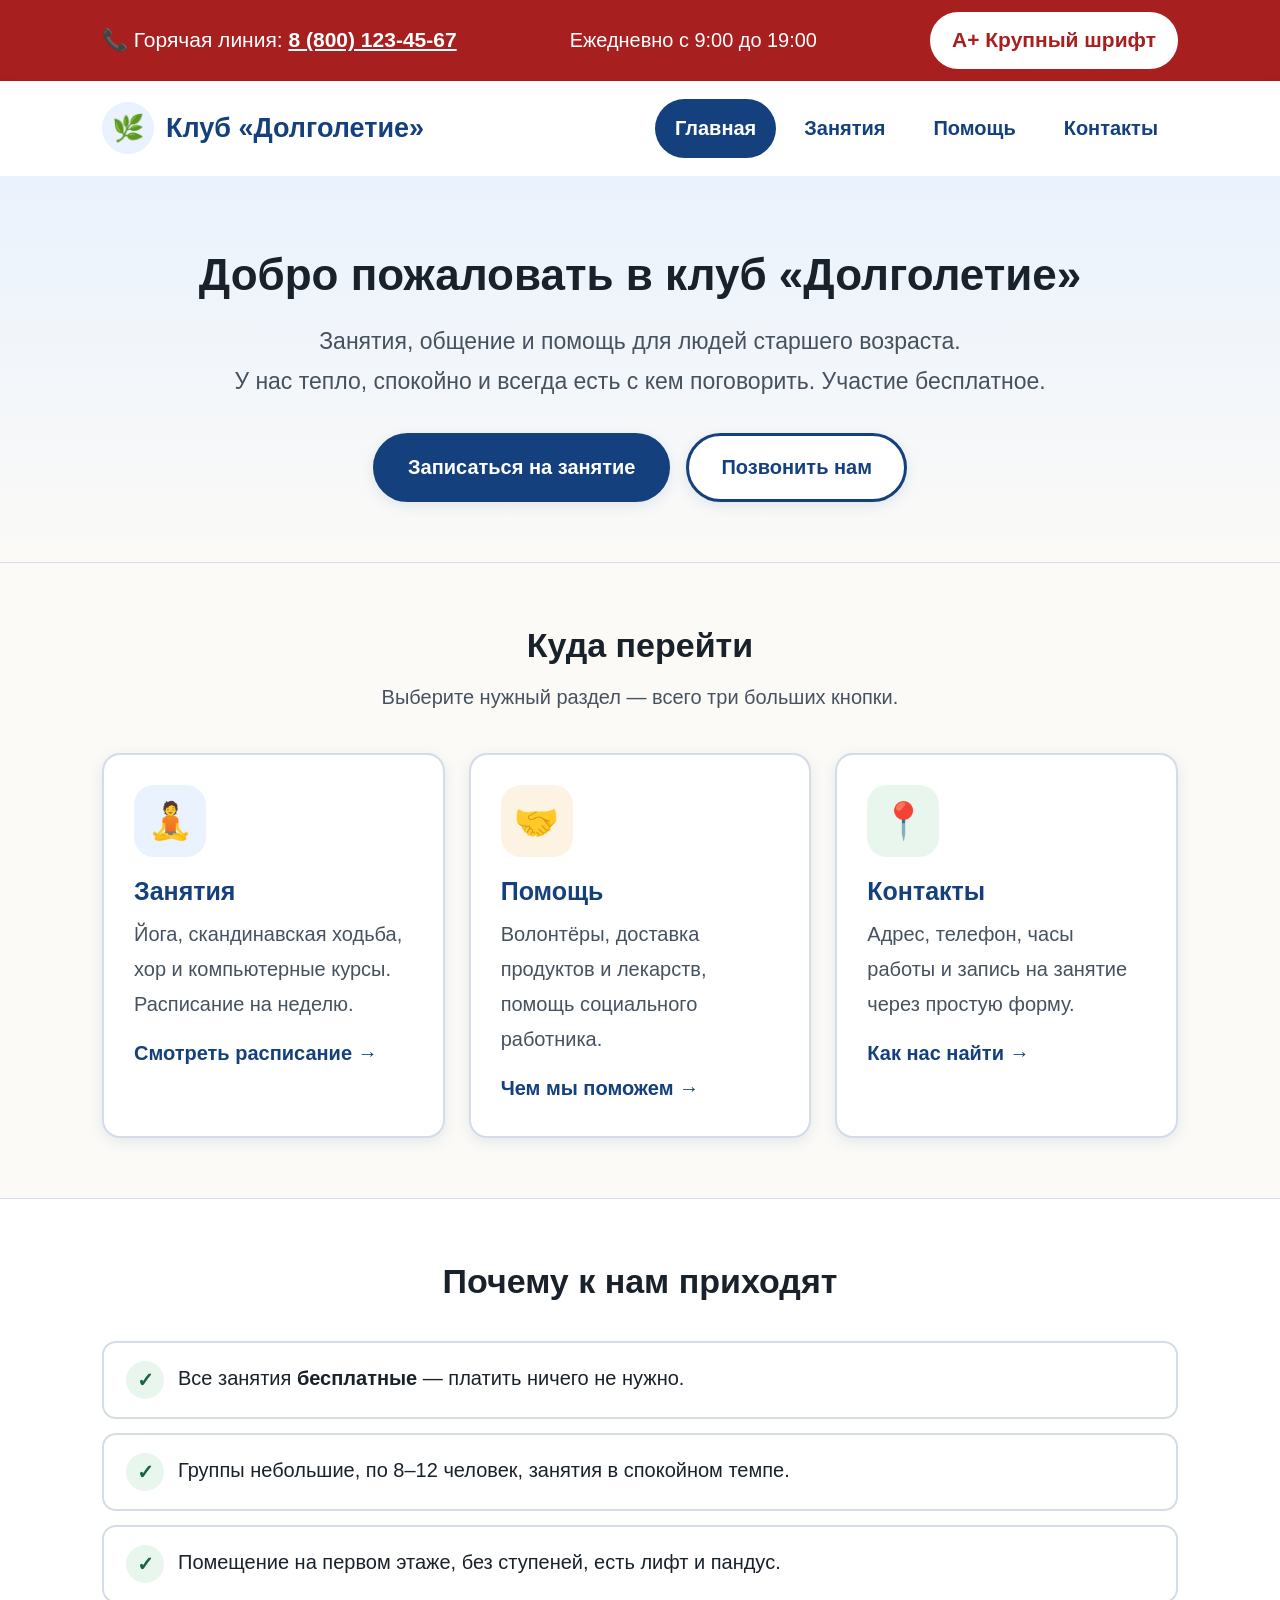
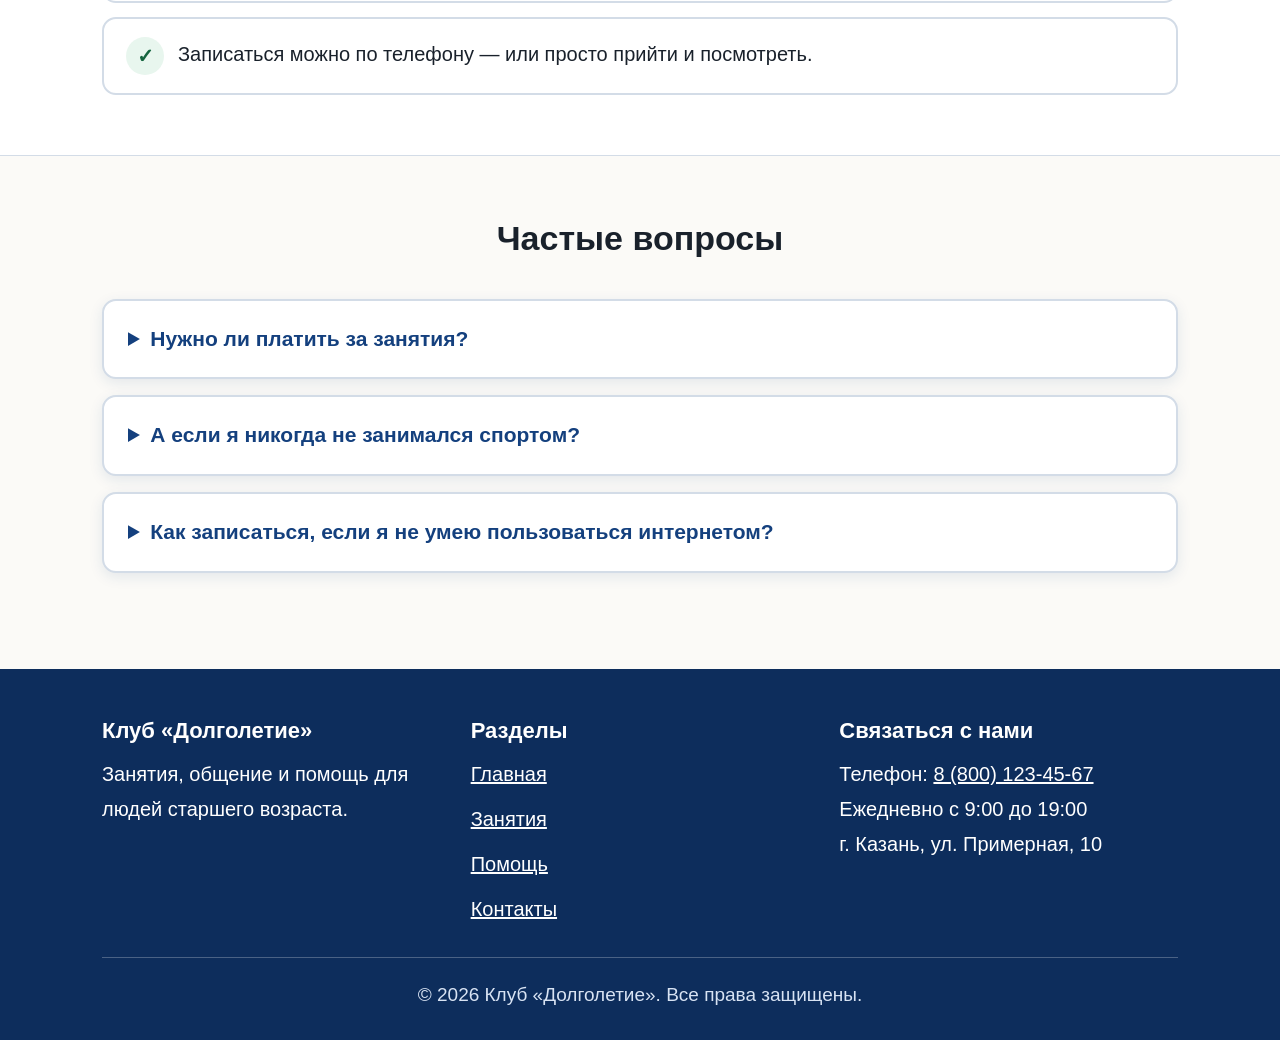
<file: index.html>
<!DOCTYPE html>
<html lang="ru">
<head>
<meta charset="UTF-8">
<meta name="viewport" content="width=device-width, initial-scale=1.0">
<title>Клуб «Долголетие» — занятия и помощь для пожилых</title>
<meta name="description" content="Клуб активного долголетия: занятия, общение и помощь для людей старшего возраста. Запись по телефону 8 (800) 123-45-67.">
<link rel="stylesheet" href="css/style.css">
</head>
<body>
<a class="skip-link" href="#main">Перейти к содержанию</a>

<div class="top-bar">
    <div class="wrap">
        <span>📞 Горячая линия: <a href="tel:+78001234567">8 (800) 123-45-67</a></span>
        <span class="hours">Ежедневно с 9:00 до 19:00</span>
        <button type="button" class="text-size-btn" aria-pressed="false">А+ Крупный шрифт</button>
    </div>
</div>

<header>
    <nav class="wrap" aria-label="Основное меню">
        <a href="index.html" class="logo"><span class="mark" aria-hidden="true">🌿</span> Клуб «Долголетие»</a>
        <ul>
            <li><a href="index.html" aria-current="page">Главная</a></li>
            <li><a href="activities.html">Занятия</a></li>
            <li><a href="help.html">Помощь</a></li>
            <li><a href="contacts.html">Контакты</a></li>
        </ul>
    </nav>
</header>

<main id="main">
    <section class="hero">
        <div class="wrap">
            <h1>Добро пожаловать в клуб «Долголетие»</h1>
            <p>Занятия, общение и помощь для людей старшего возраста.<br>У нас тепло, спокойно и всегда есть с кем поговорить. Участие бесплатное.</p>
            <div class="hero-actions">
                <a class="btn" href="contacts.html">Записаться на занятие</a>
                <a class="btn btn-light" href="tel:+78001234567">Позвонить нам</a>
            </div>
        </div>
    </section>

    <section class="block">
        <div class="wrap">
            <div class="section-head">
                <h2>Куда перейти</h2>
                <p>Выберите нужный раздел — всего три больших кнопки.</p>
            </div>
            <div class="cards">
                <a href="activities.html" class="card">
                    <span class="icon" aria-hidden="true">🧘</span>
                    <h3>Занятия</h3>
                    <p>Йога, скандинавская ходьба, хор и компьютерные курсы. Расписание на неделю.</p>
                    <span class="more">Смотреть расписание →</span>
                </a>
                <a href="help.html" class="card">
                    <span class="icon amber" aria-hidden="true">🤝</span>
                    <h3>Помощь</h3>
                    <p>Волонтёры, доставка продуктов и лекарств, помощь социального работника.</p>
                    <span class="more">Чем мы поможем →</span>
                </a>
                <a href="contacts.html" class="card">
                    <span class="icon green" aria-hidden="true">📍</span>
                    <h3>Контакты</h3>
                    <p>Адрес, телефон, часы работы и запись на занятие через простую форму.</p>
                    <span class="more">Как нас найти →</span>
                </a>
            </div>
        </div>
    </section>

    <section class="block tint">
        <div class="wrap">
            <div class="section-head">
                <h2>Почему к нам приходят</h2>
            </div>
            <ul class="check-list">
                <li><span>Все занятия <strong>бесплатные</strong> — платить ничего не нужно.</span></li>
                <li><span>Группы небольшие, по 8–12 человек, занятия в спокойном темпе.</span></li>
                <li><span>Помещение на первом этаже, без ступеней, есть лифт и пандус.</span></li>
                <li><span>Записаться можно по телефону — или просто прийти и посмотреть.</span></li>
            </ul>
        </div>
    </section>

    <section class="block">
        <div class="wrap">
            <div class="section-head">
                <h2>Частые вопросы</h2>
            </div>
            <details>
                <summary>Нужно ли платить за занятия?</summary>
                <div class="answer">Нет. Все занятия клуба бесплатные для жителей города старше 55 лет.</div>
            </details>
            <details>
                <summary>А если я никогда не занимался спортом?</summary>
                <div class="answer">Это не помешает. Занятия идут в спокойном темпе, а преподаватель подбирает упражнения по силам каждого.</div>
            </details>
            <details>
                <summary>Как записаться, если я не умею пользоваться интернетом?</summary>
                <div class="answer">Просто позвоните по телефону <a href="tel:+78001234567">8 (800) 123-45-67</a> с 9:00 до 19:00 — вас запишут и всё объяснят.</div>
            </details>
        </div>
    </section>
</main>

<footer>
    <div class="wrap">
        <div class="footer-grid">
            <div>
                <h3>Клуб «Долголетие»</h3>
                <p>Занятия, общение и помощь для людей старшего возраста.</p>
            </div>
            <div>
                <h3>Разделы</h3>
                <ul>
                    <li><a href="index.html">Главная</a></li>
                    <li><a href="activities.html">Занятия</a></li>
                    <li><a href="help.html">Помощь</a></li>
                    <li><a href="contacts.html">Контакты</a></li>
                </ul>
            </div>
            <div>
                <h3>Связаться с нами</h3>
                <p>Телефон: <a href="tel:+78001234567">8 (800) 123-45-67</a><br>
                Ежедневно с 9:00 до 19:00<br>
                г. Казань, ул. Примерная, 10</p>
            </div>
        </div>
        <div class="footer-bottom">© 2026 Клуб «Долголетие». Все права защищены.</div>
    </div>
</footer>

<script src="js/main.js"></script>
</body>
</html>
</file>
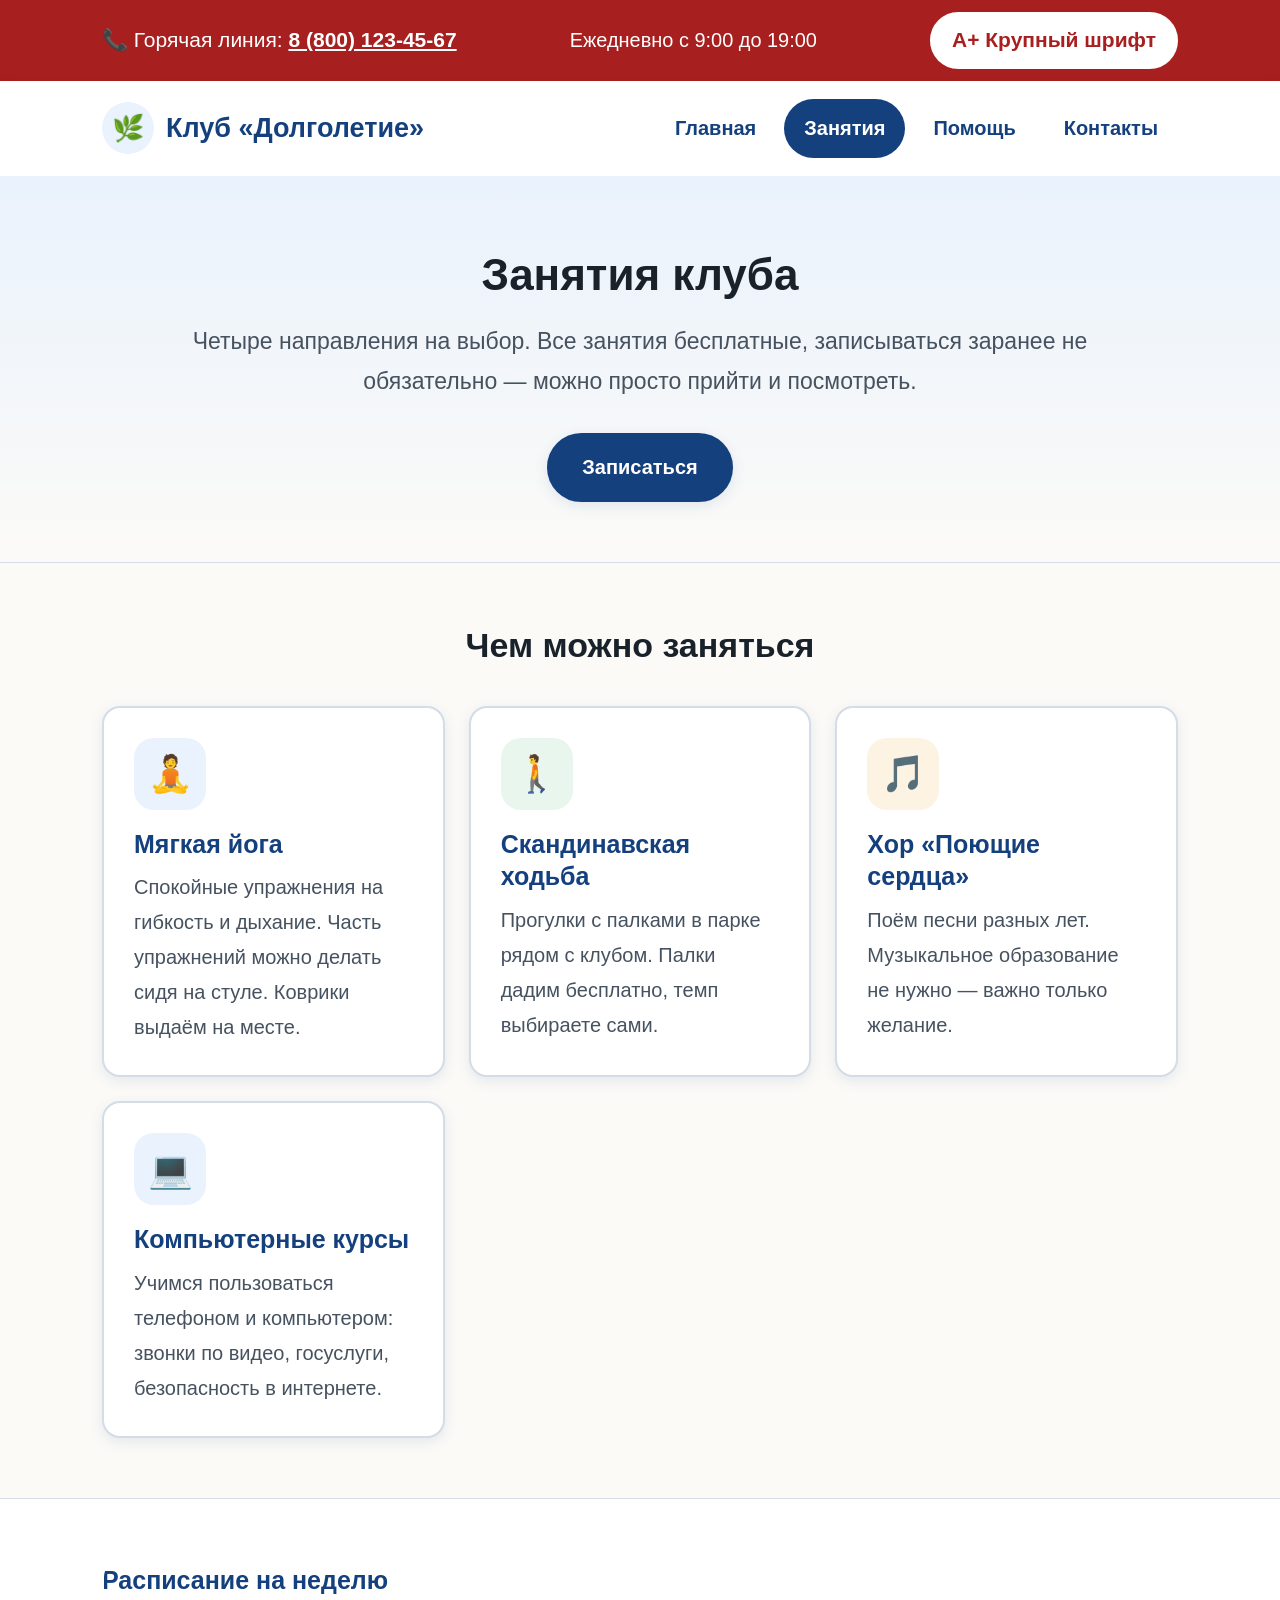
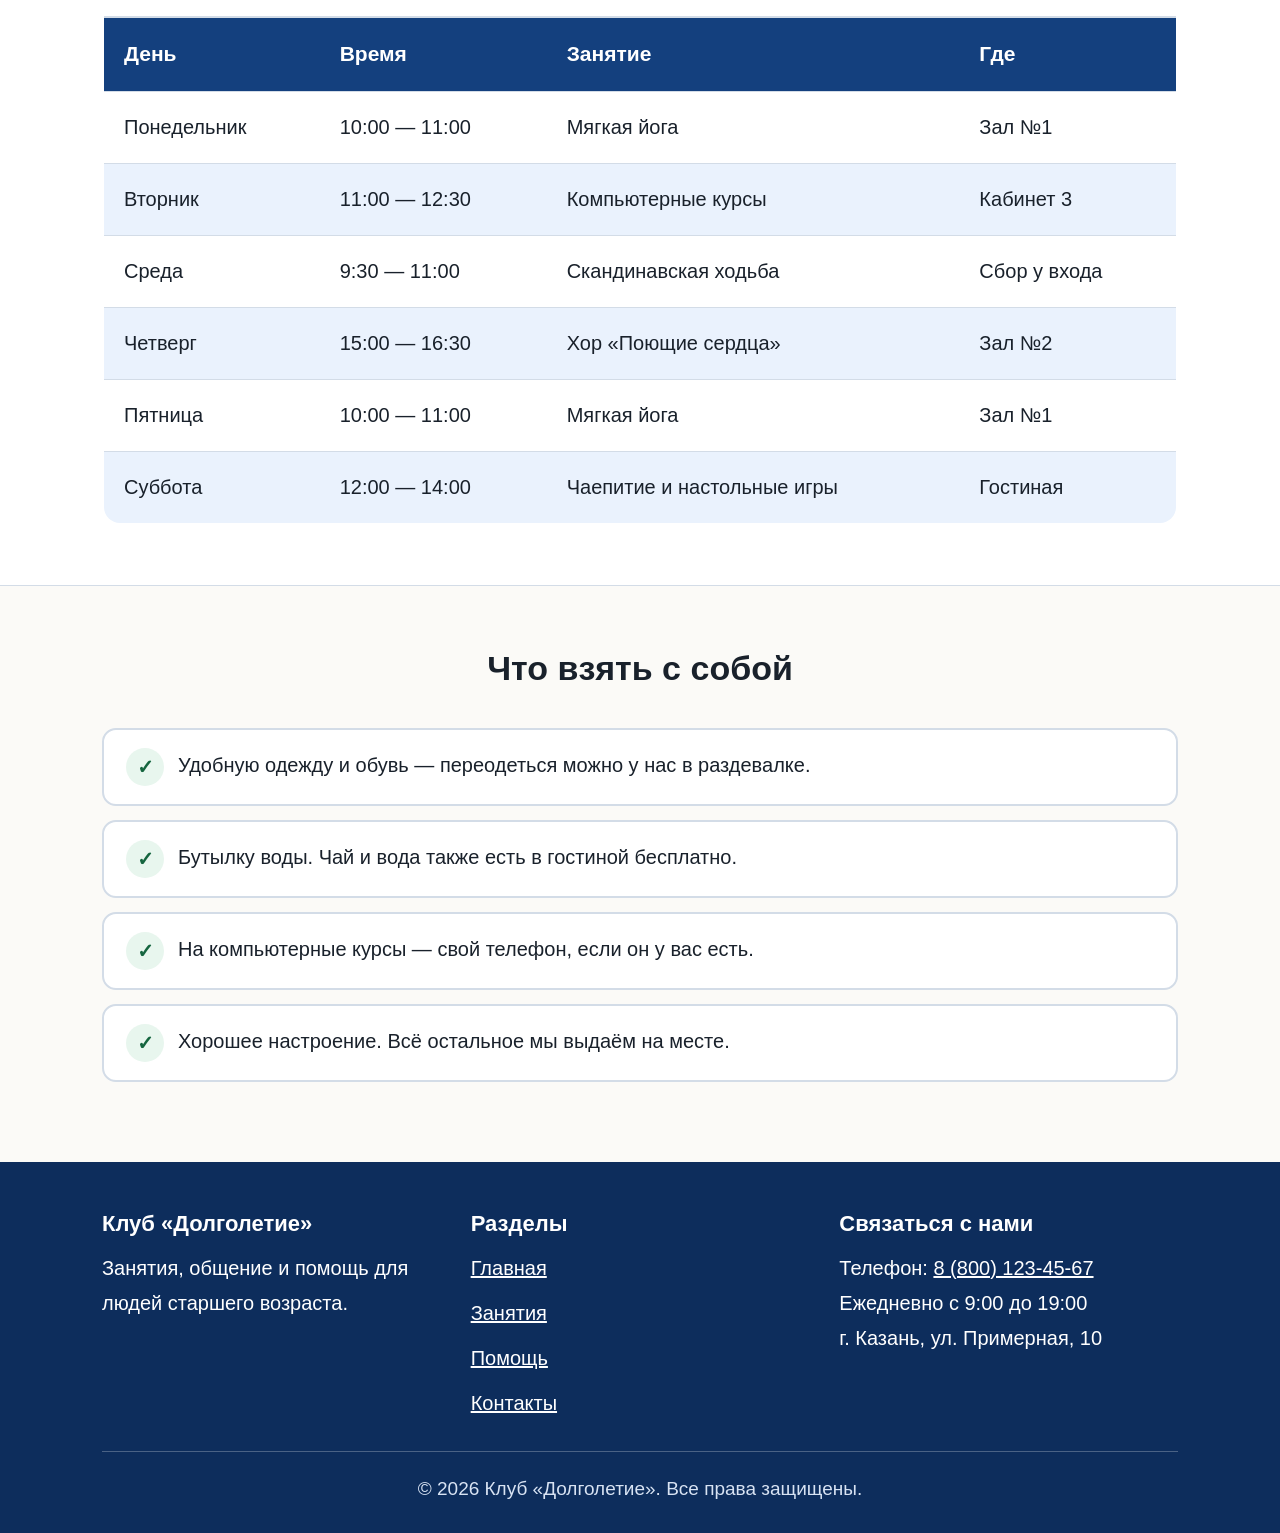
<file: activities.html>
<!DOCTYPE html>
<html lang="ru">
<head>
<meta charset="UTF-8">
<meta name="viewport" content="width=device-width, initial-scale=1.0">
<title>Занятия — Клуб «Долголетие»</title>
<meta name="description" content="Расписание занятий клуба «Долголетие»: йога, скандинавская ходьба, хор, компьютерные курсы. Участие бесплатное.">
<link rel="stylesheet" href="css/style.css">
</head>
<body>
<a class="skip-link" href="#main">Перейти к содержанию</a>

<div class="top-bar">
    <div class="wrap">
        <span>📞 Горячая линия: <a href="tel:+78001234567">8 (800) 123-45-67</a></span>
        <span class="hours">Ежедневно с 9:00 до 19:00</span>
        <button type="button" class="text-size-btn" aria-pressed="false">А+ Крупный шрифт</button>
    </div>
</div>

<header>
    <nav class="wrap" aria-label="Основное меню">
        <a href="index.html" class="logo"><span class="mark" aria-hidden="true">🌿</span> Клуб «Долголетие»</a>
        <ul>
            <li><a href="index.html">Главная</a></li>
            <li><a href="activities.html" aria-current="page">Занятия</a></li>
            <li><a href="help.html">Помощь</a></li>
            <li><a href="contacts.html">Контакты</a></li>
        </ul>
    </nav>
</header>

<main id="main">
    <section class="hero">
        <div class="wrap">
            <h1>Занятия клуба</h1>
            <p>Четыре направления на выбор. Все занятия бесплатные, записываться заранее не обязательно — можно просто прийти и посмотреть.</p>
            <div class="hero-actions">
                <a class="btn" href="contacts.html">Записаться</a>
            </div>
        </div>
    </section>

    <section class="block">
        <div class="wrap">
            <div class="section-head">
                <h2>Чем можно заняться</h2>
            </div>
            <div class="cards">
                <div class="card">
                    <span class="icon" aria-hidden="true">🧘</span>
                    <h3>Мягкая йога</h3>
                    <p>Спокойные упражнения на гибкость и дыхание. Часть упражнений можно делать сидя на стуле. Коврики выдаём на месте.</p>
                </div>
                <div class="card">
                    <span class="icon green" aria-hidden="true">🚶</span>
                    <h3>Скандинавская ходьба</h3>
                    <p>Прогулки с палками в парке рядом с клубом. Палки дадим бесплатно, темп выбираете сами.</p>
                </div>
                <div class="card">
                    <span class="icon amber" aria-hidden="true">🎵</span>
                    <h3>Хор «Поющие сердца»</h3>
                    <p>Поём песни разных лет. Музыкальное образование не нужно — важно только желание.</p>
                </div>
                <div class="card">
                    <span class="icon" aria-hidden="true">💻</span>
                    <h3>Компьютерные курсы</h3>
                    <p>Учимся пользоваться телефоном и компьютером: звонки по видео, госуслуги, безопасность в интернете.</p>
                </div>
            </div>
        </div>
    </section>

    <section class="block tint">
        <div class="wrap">
            <table class="schedule">
                <caption>Расписание на неделю</caption>
                <thead>
                    <tr>
                        <th scope="col">День</th>
                        <th scope="col">Время</th>
                        <th scope="col">Занятие</th>
                        <th scope="col">Где</th>
                    </tr>
                </thead>
                <tbody>
                    <tr>
                        <td data-label="День">Понедельник</td>
                        <td data-label="Время">10:00 — 11:00</td>
                        <td data-label="Занятие">Мягкая йога</td>
                        <td data-label="Где">Зал №1</td>
                    </tr>
                    <tr>
                        <td data-label="День">Вторник</td>
                        <td data-label="Время">11:00 — 12:30</td>
                        <td data-label="Занятие">Компьютерные курсы</td>
                        <td data-label="Где">Кабинет 3</td>
                    </tr>
                    <tr>
                        <td data-label="День">Среда</td>
                        <td data-label="Время">9:30 — 11:00</td>
                        <td data-label="Занятие">Скандинавская ходьба</td>
                        <td data-label="Где">Сбор у входа</td>
                    </tr>
                    <tr>
                        <td data-label="День">Четверг</td>
                        <td data-label="Время">15:00 — 16:30</td>
                        <td data-label="Занятие">Хор «Поющие сердца»</td>
                        <td data-label="Где">Зал №2</td>
                    </tr>
                    <tr>
                        <td data-label="День">Пятница</td>
                        <td data-label="Время">10:00 — 11:00</td>
                        <td data-label="Занятие">Мягкая йога</td>
                        <td data-label="Где">Зал №1</td>
                    </tr>
                    <tr>
                        <td data-label="День">Суббота</td>
                        <td data-label="Время">12:00 — 14:00</td>
                        <td data-label="Занятие">Чаепитие и настольные игры</td>
                        <td data-label="Где">Гостиная</td>
                    </tr>
                </tbody>
            </table>
        </div>
    </section>

    <section class="block">
        <div class="wrap">
            <div class="section-head">
                <h2>Что взять с собой</h2>
            </div>
            <ul class="check-list">
                <li><span>Удобную одежду и обувь — переодеться можно у нас в раздевалке.</span></li>
                <li><span>Бутылку воды. Чай и вода также есть в гостиной бесплатно.</span></li>
                <li><span>На компьютерные курсы — свой телефон, если он у вас есть.</span></li>
                <li><span>Хорошее настроение. Всё остальное мы выдаём на месте.</span></li>
            </ul>
        </div>
    </section>
</main>

<footer>
    <div class="wrap">
        <div class="footer-grid">
            <div>
                <h3>Клуб «Долголетие»</h3>
                <p>Занятия, общение и помощь для людей старшего возраста.</p>
            </div>
            <div>
                <h3>Разделы</h3>
                <ul>
                    <li><a href="index.html">Главная</a></li>
                    <li><a href="activities.html">Занятия</a></li>
                    <li><a href="help.html">Помощь</a></li>
                    <li><a href="contacts.html">Контакты</a></li>
                </ul>
            </div>
            <div>
                <h3>Связаться с нами</h3>
                <p>Телефон: <a href="tel:+78001234567">8 (800) 123-45-67</a><br>
                Ежедневно с 9:00 до 19:00<br>
                г. Казань, ул. Примерная, 10</p>
            </div>
        </div>
        <div class="footer-bottom">© 2026 Клуб «Долголетие». Все права защищены.</div>
    </div>
</footer>

<script src="js/main.js"></script>
</body>
</html>
</file>
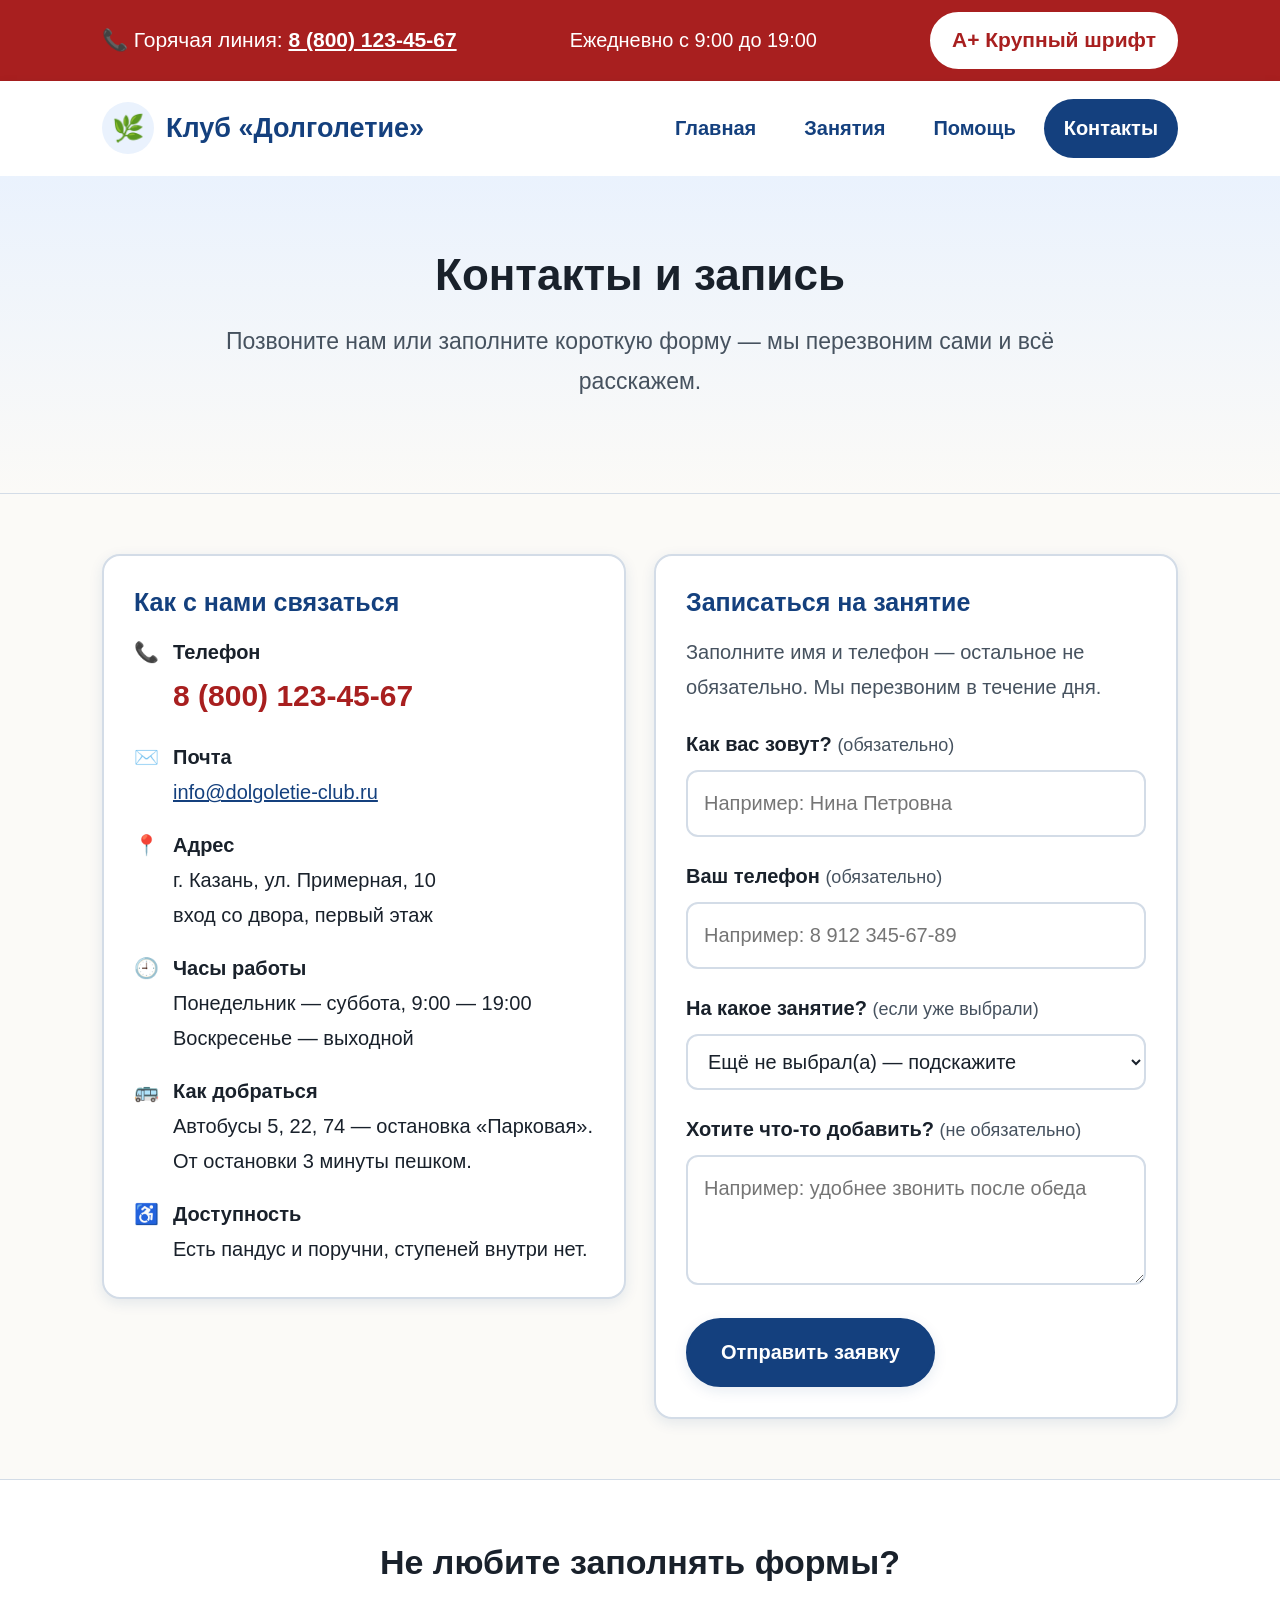
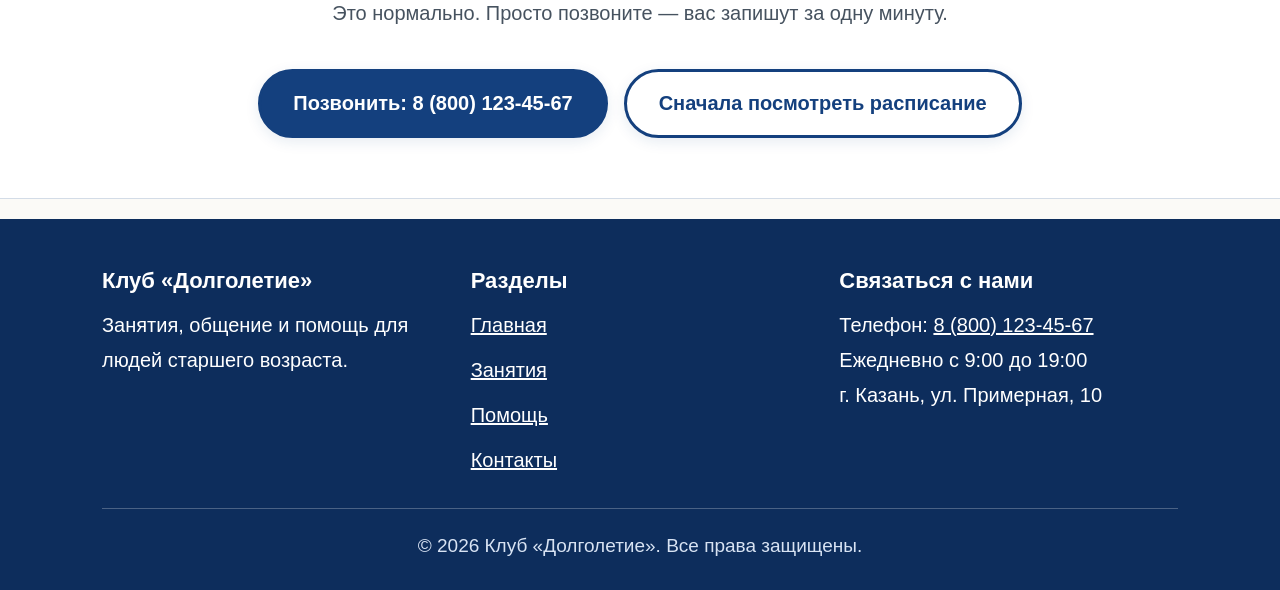
<file: contacts.html>
<!DOCTYPE html>
<html lang="ru">
<head>
<meta charset="UTF-8">
<meta name="viewport" content="width=device-width, initial-scale=1.0">
<title>Контакты и запись — Клуб «Долголетие»</title>
<meta name="description" content="Адрес, телефон и часы работы клуба «Долголетие». Запись на занятие через простую форму или по телефону.">
<link rel="stylesheet" href="css/style.css">
</head>
<body>
<a class="skip-link" href="#main">Перейти к содержанию</a>

<div class="top-bar">
    <div class="wrap">
        <span>📞 Горячая линия: <a href="tel:+78001234567">8 (800) 123-45-67</a></span>
        <span class="hours">Ежедневно с 9:00 до 19:00</span>
        <button type="button" class="text-size-btn" aria-pressed="false">А+ Крупный шрифт</button>
    </div>
</div>

<header>
    <nav class="wrap" aria-label="Основное меню">
        <a href="index.html" class="logo"><span class="mark" aria-hidden="true">🌿</span> Клуб «Долголетие»</a>
        <ul>
            <li><a href="index.html">Главная</a></li>
            <li><a href="activities.html">Занятия</a></li>
            <li><a href="help.html">Помощь</a></li>
            <li><a href="contacts.html" aria-current="page">Контакты</a></li>
        </ul>
    </nav>
</header>

<main id="main">
    <section class="hero">
        <div class="wrap">
            <h1>Контакты и запись</h1>
            <p>Позвоните нам или заполните короткую форму — мы перезвоним сами и всё расскажем.</p>
        </div>
    </section>

    <section class="block">
        <div class="wrap">
            <div class="contact-grid">
                <div class="info-box">
                    <h3>Как с нами связаться</h3>
                    <ul class="info-list">
                        <li><span aria-hidden="true">📞</span><span><span class="label">Телефон</span><a class="phone-big" href="tel:+78001234567">8 (800) 123-45-67</a></span></li>
                        <li><span aria-hidden="true">✉️</span><span><span class="label">Почта</span><a href="mailto:info@dolgoletie-club.ru">info@dolgoletie-club.ru</a></span></li>
                        <li><span aria-hidden="true">📍</span><span><span class="label">Адрес</span>г. Казань, ул. Примерная, 10<br>вход со двора, первый этаж</span></li>
                        <li><span aria-hidden="true">🕘</span><span><span class="label">Часы работы</span>Понедельник — суббота, 9:00 — 19:00<br>Воскресенье — выходной</span></li>
                        <li><span aria-hidden="true">🚌</span><span><span class="label">Как добраться</span>Автобусы 5, 22, 74 — остановка «Парковая».<br>От остановки 3 минуты пешком.</span></li>
                        <li><span aria-hidden="true">♿</span><span><span class="label">Доступность</span>Есть пандус и поручни, ступеней внутри нет.</span></li>
                    </ul>
                </div>

                <div class="info-box">
                    <h3>Записаться на занятие</h3>
                    <p style="color:#46525f; margin-bottom:22px;">Заполните имя и телефон — остальное не обязательно. Мы перезвоним в течение дня.</p>
                    <form data-signup novalidate>
                        <div class="field">
                            <label for="name">Как вас зовут? <span class="hint">(обязательно)</span></label>
                            <input type="text" id="name" name="name" autocomplete="name" placeholder="Например: Нина Петровна">
                        </div>
                        <div class="field">
                            <label for="phone">Ваш телефон <span class="hint">(обязательно)</span></label>
                            <input type="tel" id="phone" name="phone" autocomplete="tel" placeholder="Например: 8 912 345-67-89">
                        </div>
                        <div class="field">
                            <label for="activity">На какое занятие? <span class="hint">(если уже выбрали)</span></label>
                            <select id="activity" name="activity">
                                <option value="">Ещё не выбрал(а) — подскажите</option>
                                <option>Мягкая йога</option>
                                <option>Скандинавская ходьба</option>
                                <option>Хор «Поющие сердца»</option>
                                <option>Компьютерные курсы</option>
                            </select>
                        </div>
                        <div class="field">
                            <label for="comment">Хотите что-то добавить? <span class="hint">(не обязательно)</span></label>
                            <textarea id="comment" name="comment" placeholder="Например: удобнее звонить после обеда"></textarea>
                        </div>
                        <button type="submit" class="btn">Отправить заявку</button>
                        <p class="form-note" role="status" hidden></p>
                    </form>
                </div>
            </div>
        </div>
    </section>

    <section class="block tint">
        <div class="wrap">
            <div class="section-head">
                <h2>Не любите заполнять формы?</h2>
                <p>Это нормально. Просто позвоните — вас запишут за одну минуту.</p>
            </div>
            <div class="hero-actions">
                <a class="btn" href="tel:+78001234567">Позвонить: 8 (800) 123-45-67</a>
                <a class="btn btn-light" href="activities.html">Сначала посмотреть расписание</a>
            </div>
        </div>
    </section>
</main>

<footer>
    <div class="wrap">
        <div class="footer-grid">
            <div>
                <h3>Клуб «Долголетие»</h3>
                <p>Занятия, общение и помощь для людей старшего возраста.</p>
            </div>
            <div>
                <h3>Разделы</h3>
                <ul>
                    <li><a href="index.html">Главная</a></li>
                    <li><a href="activities.html">Занятия</a></li>
                    <li><a href="help.html">Помощь</a></li>
                    <li><a href="contacts.html">Контакты</a></li>
                </ul>
            </div>
            <div>
                <h3>Связаться с нами</h3>
                <p>Телефон: <a href="tel:+78001234567">8 (800) 123-45-67</a><br>
                Ежедневно с 9:00 до 19:00<br>
                г. Казань, ул. Примерная, 10</p>
            </div>
        </div>
        <div class="footer-bottom">© 2026 Клуб «Долголетие». Все права защищены.</div>
    </div>
</footer>

<script src="js/main.js"></script>
</body>
</html>
</file>
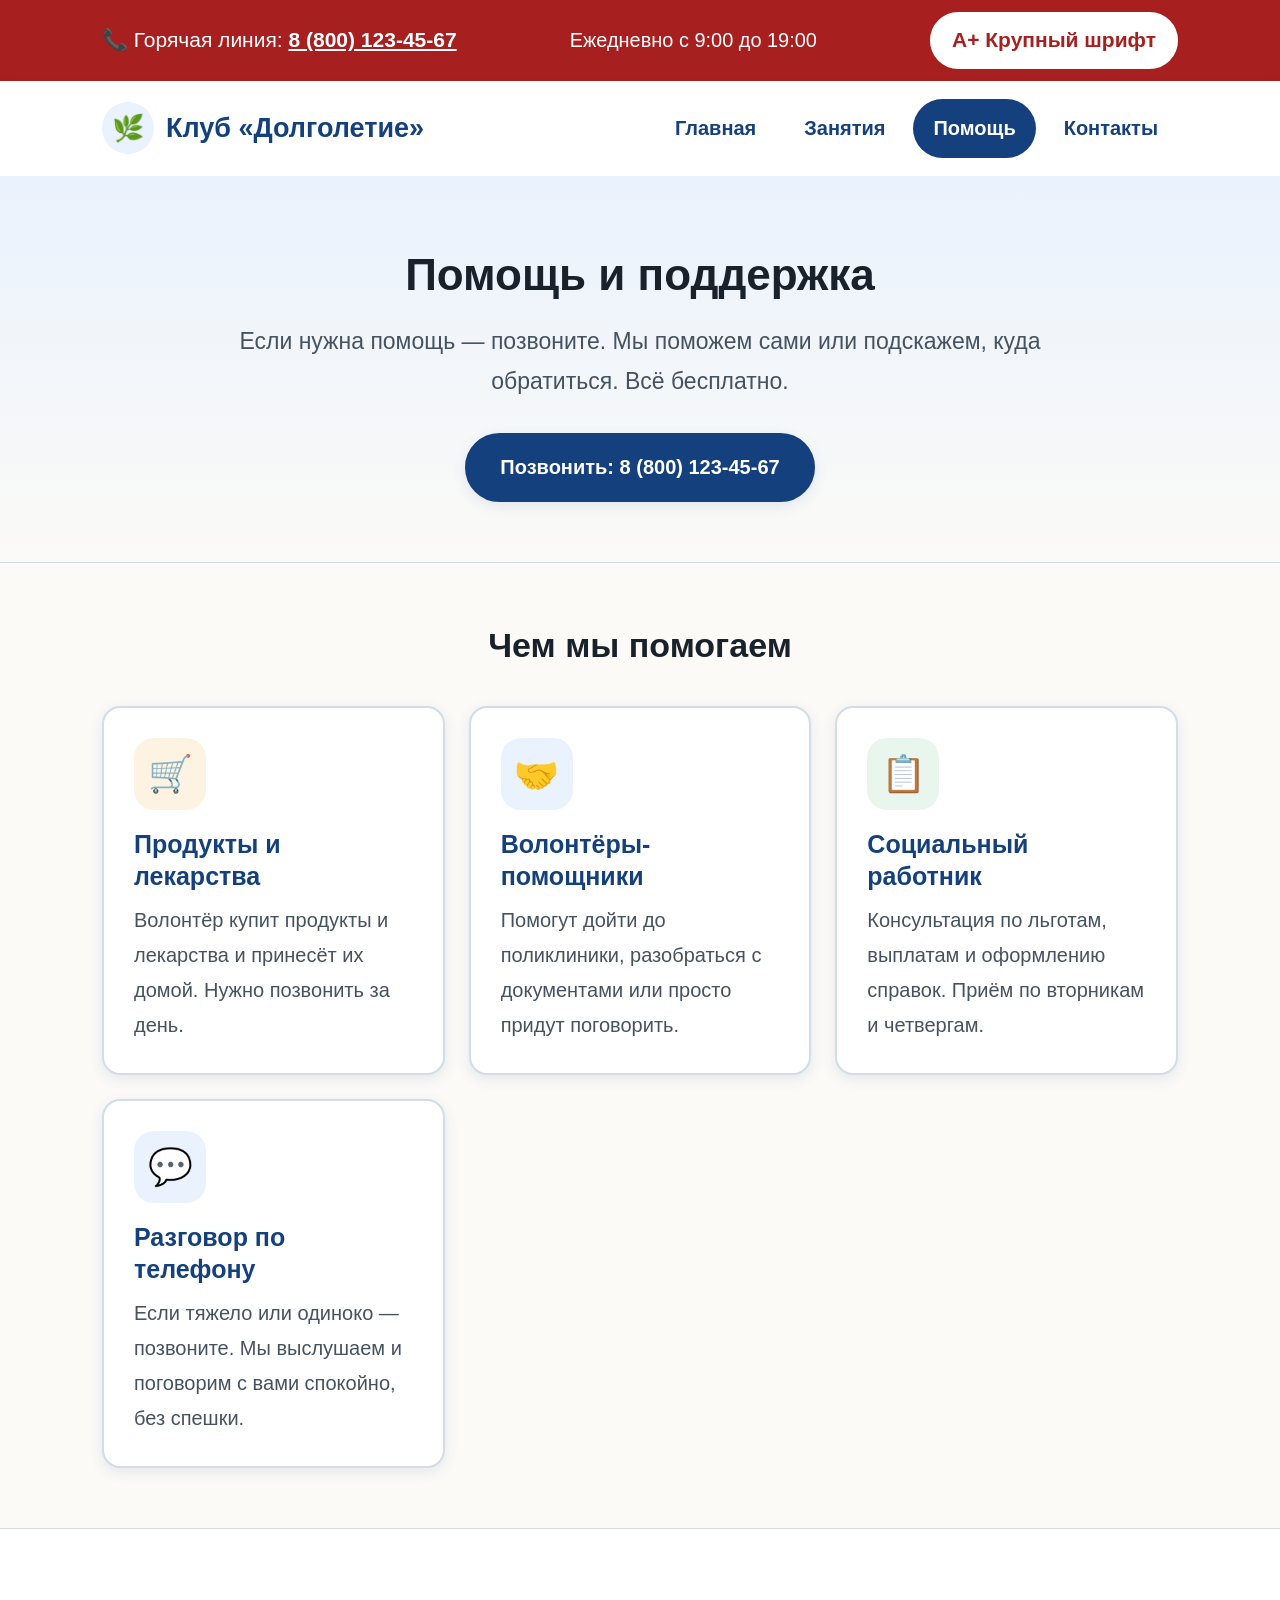
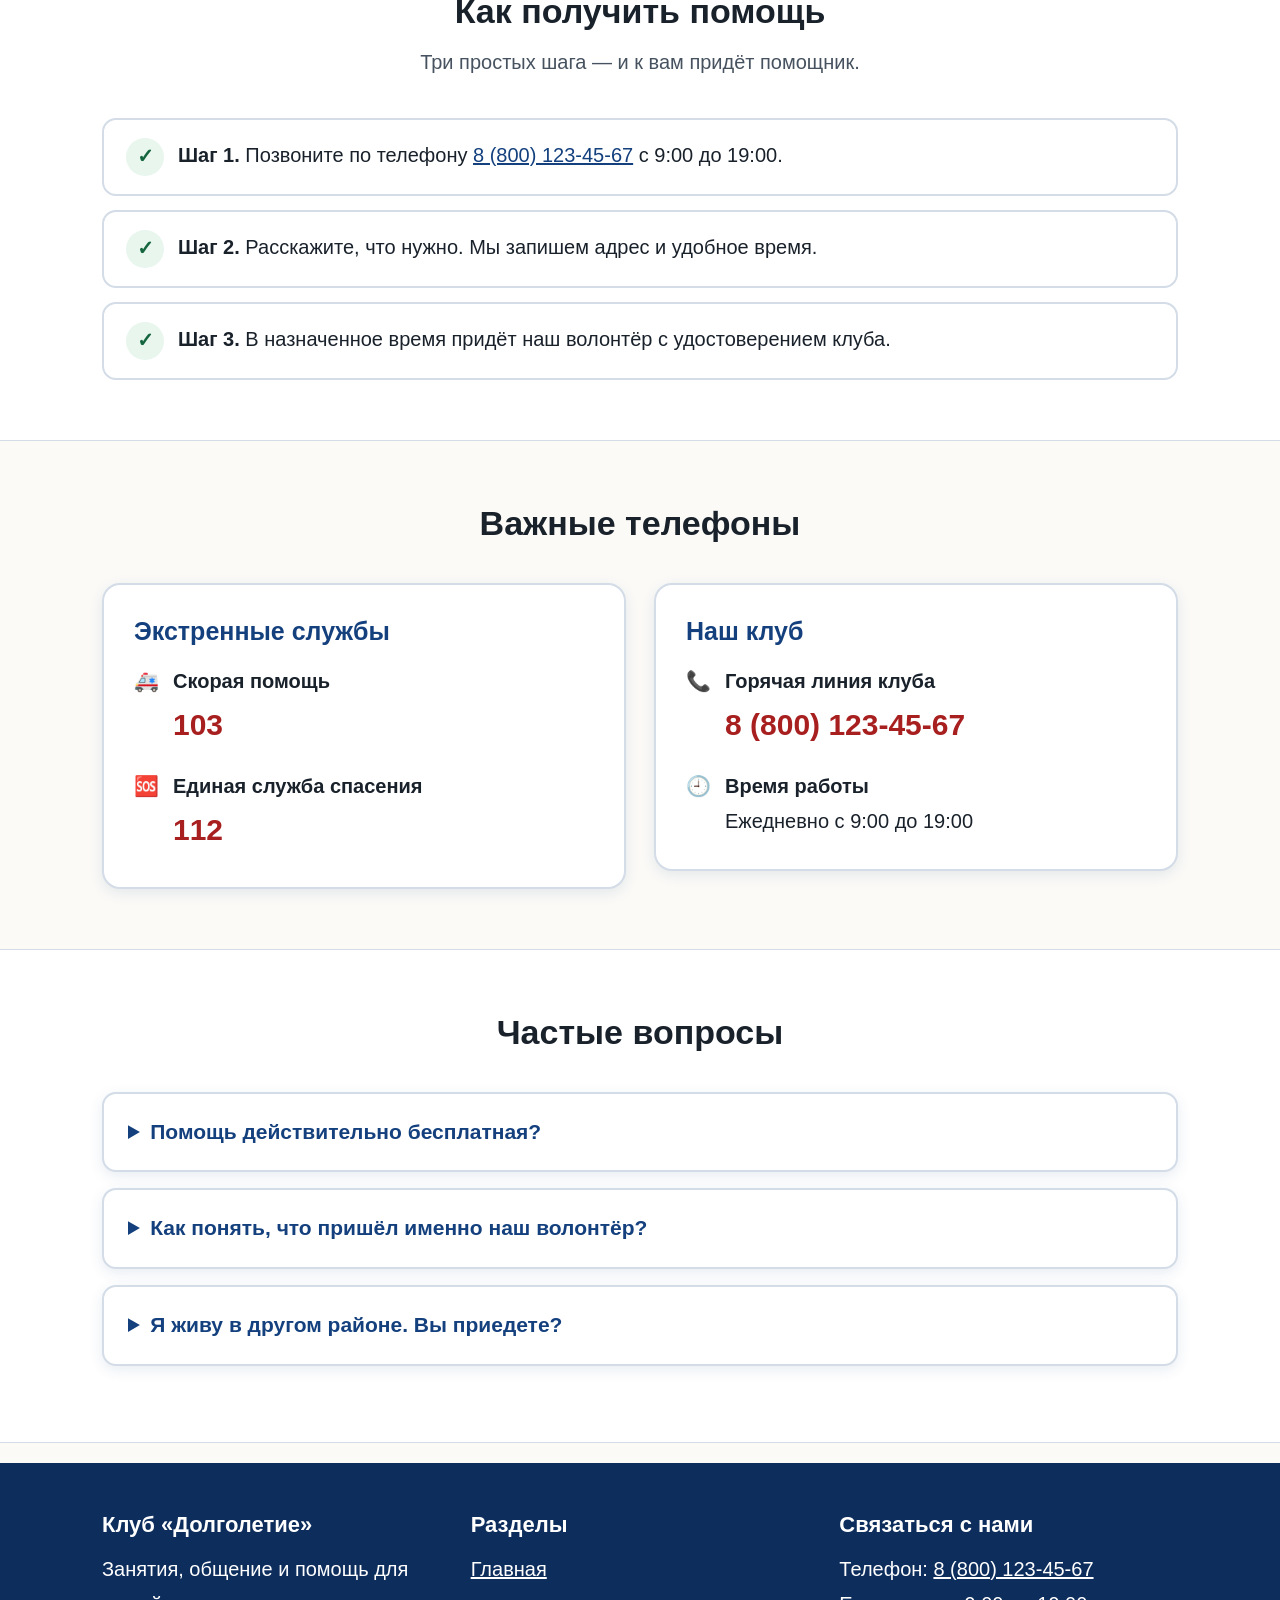
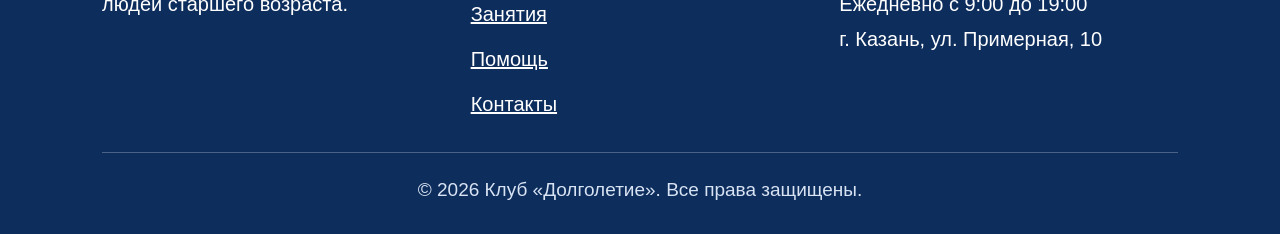
<file: help.html>
<!DOCTYPE html>
<html lang="ru">
<head>
<meta charset="UTF-8">
<meta name="viewport" content="width=device-width, initial-scale=1.0">
<title>Помощь и поддержка — Клуб «Долголетие»</title>
<meta name="description" content="Помощь пожилым людям: волонтёры, доставка продуктов и лекарств, социальный работник, психологическая поддержка.">
<link rel="stylesheet" href="css/style.css">
</head>
<body>
<a class="skip-link" href="#main">Перейти к содержанию</a>

<div class="top-bar">
    <div class="wrap">
        <span>📞 Горячая линия: <a href="tel:+78001234567">8 (800) 123-45-67</a></span>
        <span class="hours">Ежедневно с 9:00 до 19:00</span>
        <button type="button" class="text-size-btn" aria-pressed="false">А+ Крупный шрифт</button>
    </div>
</div>

<header>
    <nav class="wrap" aria-label="Основное меню">
        <a href="index.html" class="logo"><span class="mark" aria-hidden="true">🌿</span> Клуб «Долголетие»</a>
        <ul>
            <li><a href="index.html">Главная</a></li>
            <li><a href="activities.html">Занятия</a></li>
            <li><a href="help.html" aria-current="page">Помощь</a></li>
            <li><a href="contacts.html">Контакты</a></li>
        </ul>
    </nav>
</header>

<main id="main">
    <section class="hero">
        <div class="wrap">
            <h1>Помощь и поддержка</h1>
            <p>Если нужна помощь — позвоните. Мы поможем сами или подскажем, куда обратиться. Всё бесплатно.</p>
            <div class="hero-actions">
                <a class="btn" href="tel:+78001234567">Позвонить: 8 (800) 123-45-67</a>
            </div>
        </div>
    </section>

    <section class="block">
        <div class="wrap">
            <div class="section-head">
                <h2>Чем мы помогаем</h2>
            </div>
            <div class="cards">
                <div class="card">
                    <span class="icon amber" aria-hidden="true">🛒</span>
                    <h3>Продукты и лекарства</h3>
                    <p>Волонтёр купит продукты и лекарства и принесёт их домой. Нужно позвонить за день.</p>
                </div>
                <div class="card">
                    <span class="icon" aria-hidden="true">🤝</span>
                    <h3>Волонтёры-помощники</h3>
                    <p>Помогут дойти до поликлиники, разобраться с документами или просто придут поговорить.</p>
                </div>
                <div class="card">
                    <span class="icon green" aria-hidden="true">📋</span>
                    <h3>Социальный работник</h3>
                    <p>Консультация по льготам, выплатам и оформлению справок. Приём по вторникам и четвергам.</p>
                </div>
                <div class="card">
                    <span class="icon" aria-hidden="true">💬</span>
                    <h3>Разговор по телефону</h3>
                    <p>Если тяжело или одиноко — позвоните. Мы выслушаем и поговорим с вами спокойно, без спешки.</p>
                </div>
            </div>
        </div>
    </section>

    <section class="block tint">
        <div class="wrap">
            <div class="section-head">
                <h2>Как получить помощь</h2>
                <p>Три простых шага — и к вам придёт помощник.</p>
            </div>
            <ul class="check-list">
                <li><span><strong>Шаг 1.</strong> Позвоните по телефону <a href="tel:+78001234567">8 (800) 123-45-67</a> с 9:00 до 19:00.</span></li>
                <li><span><strong>Шаг 2.</strong> Расскажите, что нужно. Мы запишем адрес и удобное время.</span></li>
                <li><span><strong>Шаг 3.</strong> В назначенное время придёт наш волонтёр с удостоверением клуба.</span></li>
            </ul>
        </div>
    </section>

    <section class="block">
        <div class="wrap">
            <div class="section-head">
                <h2>Важные телефоны</h2>
            </div>
            <div class="contact-grid">
                <div class="info-box">
                    <h3>Экстренные службы</h3>
                    <ul class="info-list">
                        <li><span aria-hidden="true">🚑</span><span><span class="label">Скорая помощь</span><a class="phone-big" href="tel:103">103</a></span></li>
                        <li><span aria-hidden="true">🆘</span><span><span class="label">Единая служба спасения</span><a class="phone-big" href="tel:112">112</a></span></li>
                    </ul>
                </div>
                <div class="info-box">
                    <h3>Наш клуб</h3>
                    <ul class="info-list">
                        <li><span aria-hidden="true">📞</span><span><span class="label">Горячая линия клуба</span><a class="phone-big" href="tel:+78001234567">8 (800) 123-45-67</a></span></li>
                        <li><span aria-hidden="true">🕘</span><span><span class="label">Время работы</span>Ежедневно с 9:00 до 19:00</span></li>
                    </ul>
                </div>
            </div>
        </div>
    </section>

    <section class="block tint">
        <div class="wrap">
            <div class="section-head">
                <h2>Частые вопросы</h2>
            </div>
            <details>
                <summary>Помощь действительно бесплатная?</summary>
                <div class="answer">Да. Работа волонтёров бесплатная. Покупки вы оплачиваете сами — волонтёр отдаст вам чек и сдачу.</div>
            </details>
            <details>
                <summary>Как понять, что пришёл именно наш волонтёр?</summary>
                <div class="answer">У каждого волонтёра есть удостоверение клуба с фотографией. Мы также заранее называем по телефону имя и фамилию того, кто придёт. Если имя не совпадает — не открывайте дверь и позвоните нам.</div>
            </details>
            <details>
                <summary>Я живу в другом районе. Вы приедете?</summary>
                <div class="answer">Мы работаем по всему городу. Позвоните — уточним адрес и подберём волонтёра, который живёт ближе к вам.</div>
            </details>
        </div>
    </section>
</main>

<footer>
    <div class="wrap">
        <div class="footer-grid">
            <div>
                <h3>Клуб «Долголетие»</h3>
                <p>Занятия, общение и помощь для людей старшего возраста.</p>
            </div>
            <div>
                <h3>Разделы</h3>
                <ul>
                    <li><a href="index.html">Главная</a></li>
                    <li><a href="activities.html">Занятия</a></li>
                    <li><a href="help.html">Помощь</a></li>
                    <li><a href="contacts.html">Контакты</a></li>
                </ul>
            </div>
            <div>
                <h3>Связаться с нами</h3>
                <p>Телефон: <a href="tel:+78001234567">8 (800) 123-45-67</a><br>
                Ежедневно с 9:00 до 19:00<br>
                г. Казань, ул. Примерная, 10</p>
            </div>
        </div>
        <div class="footer-bottom">© 2026 Клуб «Долголетие». Все права защищены.</div>
    </div>
</footer>

<script src="js/main.js"></script>
</body>
</html>
</file>
<file: css/style.css>
/* ===== Клуб «Долголетие» — оформление ===== */
/* Дизайн рассчитан на пожилых пользователей:
   крупный шрифт, спокойные тёплые цвета, высокий контраст,
   большие кнопки и заметная рамка фокуса. */

:root {
    --blue:        #14407e;
    --blue-dark:   #0d2d5c;
    --blue-light:  #eaf2fd;
    --red:         #a81f1f;
    --amber:       #b45309;
    --amber-light: #fdf3e3;
    --green:       #15653f;
    --green-light: #e8f6ee;
    --text:        #19212b;
    --text-soft:   #46525f;
    --line:        #d3dce7;
    --bg:          #fbfaf7;
    --card:        #ffffff;
    --radius:      18px;
    --shadow:      0 4px 14px rgba(20, 64, 126, 0.10);
    --shadow-lift: 0 10px 26px rgba(20, 64, 126, 0.20);
    --font-size:   20px;
}

* { margin: 0; padding: 0; box-sizing: border-box; }

html { scroll-behavior: smooth; }

body {
    font-family: "Segoe UI", "PT Sans", Tahoma, Arial, sans-serif;
    font-size: var(--font-size);
    line-height: 1.75;
    color: var(--text);
    background: var(--bg);
}

/* Крупный режим — включается кнопкой «А+» */
body.big-text { --font-size: 25px; }

img { max-width: 100%; display: block; }

h1, h2, h3 { line-height: 1.3; }
h1 { font-size: 2.2em; }
h2 { font-size: 1.7em; }
h3 { font-size: 1.25em; }

p { max-width: 70ch; }

a { color: var(--blue); }

/* Заметная рамка фокуса — важно для навигации с клавиатуры */
a:focus-visible,
button:focus-visible,
input:focus-visible,
select:focus-visible,
textarea:focus-visible,
summary:focus-visible {
    outline: 4px solid var(--amber);
    outline-offset: 3px;
    border-radius: 6px;
}

/* Ссылка «перейти к содержанию» для скринридеров */
.skip-link {
    position: absolute;
    left: -9999px;
    background: var(--blue);
    color: #fff;
    padding: 14px 22px;
    z-index: 100;
    font-weight: 700;
}
.skip-link:focus {
    left: 16px;
    top: 16px;
}

.wrap { max-width: 1120px; margin: 0 auto; padding: 0 22px; }

/* ===== Верхняя полоса с телефоном ===== */
.top-bar {
    background: var(--red);
    color: #fff;
    font-size: 1.05em;
}
.top-bar .wrap {
    display: flex;
    flex-wrap: wrap;
    align-items: center;
    justify-content: space-between;
    gap: 12px;
    padding: 12px 22px;
}
.top-bar a { color: #fff; font-weight: 700; }
.top-bar .hours { font-size: 0.95em; }

/* Кнопка увеличения текста */
.text-size-btn {
    font: inherit;
    font-weight: 700;
    background: #fff;
    color: var(--red);
    border: 2px solid #fff;
    border-radius: 999px;
    padding: 8px 20px;
    min-height: 48px;
    cursor: pointer;
}
.text-size-btn:hover { background: #ffe9e9; }

/* ===== Шапка и меню ===== */
header { background: #fff; box-shadow: 0 2px 10px rgba(0,0,0,.07); }
header nav.wrap {
    display: flex;
    flex-wrap: wrap;
    align-items: center;
    justify-content: space-between;
    gap: 18px;
    padding: 18px 22px;
}
.logo {
    display: flex;
    align-items: center;
    gap: 12px;
    font-size: 1.35em;
    font-weight: 800;
    color: var(--blue);
    text-decoration: none;
}
.logo .mark {
    width: 52px;
    height: 52px;
    flex: none;
    border-radius: 50%;
    background: var(--blue-light);
    display: grid;
    place-items: center;
    font-size: 26px;
}
nav ul { display: flex; flex-wrap: wrap; gap: 8px; list-style: none; }
nav ul a {
    display: block;
    padding: 12px 20px;
    min-height: 48px;
    border-radius: 999px;
    color: var(--blue);
    font-weight: 700;
    text-decoration: none;
}
nav ul a:hover { background: var(--blue-light); }
nav ul a[aria-current="page"] {
    background: var(--blue);
    color: #fff;
}

/* ===== Главный блок ===== */
.hero {
    background: linear-gradient(180deg, var(--blue-light) 0%, var(--bg) 100%);
    padding: 70px 0 60px;
    text-align: center;
    border-bottom: 1px solid var(--line);
}
.hero h1 { margin-bottom: 18px; }
.hero p {
    margin: 0 auto 32px;
    font-size: 1.15em;
    color: var(--text-soft);
}
.hero-actions {
    display: flex;
    flex-wrap: wrap;
    gap: 16px;
    justify-content: center;
}

/* ===== Кнопки ===== */
.btn {
    display: inline-flex;
    align-items: center;
    justify-content: center;
    gap: 10px;
    min-height: 60px;
    padding: 14px 32px;
    border: 3px solid var(--blue);
    border-radius: 999px;
    background: var(--blue);
    color: #fff;
    font: inherit;
    font-weight: 700;
    text-decoration: none;
    cursor: pointer;
    box-shadow: var(--shadow);
}
.btn:hover { background: var(--blue-dark); border-color: var(--blue-dark); }
.btn-light {
    background: #fff;
    color: var(--blue);
}
.btn-light:hover { background: var(--blue-light); }

/* ===== Секции ===== */
section.block { padding: 60px 0; }
section.block.tint { background: #fff; border-top: 1px solid var(--line); border-bottom: 1px solid var(--line); }
.section-head { text-align: center; margin-bottom: 38px; }
.section-head p { margin: 12px auto 0; color: var(--text-soft); }

/* ===== Карточки ===== */
.cards {
    display: grid;
    grid-template-columns: repeat(auto-fit, minmax(290px, 1fr));
    gap: 24px;
}
.card {
    display: block;
    background: var(--card);
    border: 2px solid var(--line);
    border-radius: var(--radius);
    padding: 30px;
    text-decoration: none;
    color: var(--text);
    box-shadow: var(--shadow);
    transition: transform .15s, box-shadow .15s, border-color .15s;
}
a.card:hover {
    border-color: var(--blue);
    box-shadow: var(--shadow-lift);
    transform: translateY(-4px);
}
.card .icon {
    width: 72px;
    height: 72px;
    border-radius: 20px;
    display: grid;
    place-items: center;
    font-size: 36px;
    margin-bottom: 18px;
    background: var(--blue-light);
}
.card .icon.amber { background: var(--amber-light); }
.card .icon.green { background: var(--green-light); }
.card h3 { color: var(--blue); margin-bottom: 10px; }
.card p { color: var(--text-soft); max-width: none; }
.card .more {
    display: inline-block;
    margin-top: 14px;
    font-weight: 700;
    color: var(--blue);
}

/* ===== Расписание занятий ===== */
.schedule {
    width: 100%;
    border-collapse: collapse;
    background: #fff;
    border: 2px solid var(--line);
    border-radius: var(--radius);
    overflow: hidden;
}
.schedule caption {
    caption-side: top;
    text-align: left;
    font-size: 1.25em;
    font-weight: 700;
    padding-bottom: 14px;
    color: var(--blue);
}
.schedule th, .schedule td {
    padding: 18px 20px;
    text-align: left;
    border-bottom: 1px solid var(--line);
}
.schedule thead th {
    background: var(--blue);
    color: #fff;
    font-size: 1.05em;
}
.schedule tbody tr:nth-child(even) { background: var(--blue-light); }
.schedule tbody tr:last-child td { border-bottom: none; }

/* ===== Вопросы и ответы ===== */
details {
    background: #fff;
    border: 2px solid var(--line);
    border-radius: 14px;
    margin-bottom: 16px;
    box-shadow: var(--shadow);
}
details[open] { border-color: var(--blue); }
summary {
    cursor: pointer;
    padding: 20px 24px;
    font-weight: 700;
    color: var(--blue);
    min-height: 48px;
    font-size: 1.05em;
}
details .answer { padding: 0 24px 22px; color: var(--text-soft); }

/* ===== Список с галочками ===== */
.check-list { list-style: none; display: grid; gap: 14px; }
.check-list li {
    display: flex;
    gap: 14px;
    align-items: flex-start;
    background: #fff;
    border: 2px solid var(--line);
    border-radius: 14px;
    padding: 18px 22px;
}
.check-list li::before {
    content: "✓";
    flex: none;
    width: 38px;
    height: 38px;
    border-radius: 50%;
    background: var(--green-light);
    color: var(--green);
    font-weight: 800;
    display: grid;
    place-items: center;
}

/* ===== Контакты и форма ===== */
.contact-grid {
    display: grid;
    grid-template-columns: repeat(auto-fit, minmax(320px, 1fr));
    gap: 28px;
    align-items: start;
}
.info-box {
    background: #fff;
    border: 2px solid var(--line);
    border-radius: var(--radius);
    padding: 30px;
    box-shadow: var(--shadow);
}
.info-box h3 { color: var(--blue); margin-bottom: 16px; }
.info-list { list-style: none; display: grid; gap: 18px; }
.info-list li { display: flex; gap: 14px; }
.info-list .label { display: block; font-weight: 700; }
.phone-big {
    display: inline-block;
    font-size: 1.5em;
    font-weight: 800;
    color: var(--red);
    text-decoration: none;
}
.phone-big:hover { text-decoration: underline; }

form .field { margin-bottom: 22px; }
form label {
    display: block;
    font-weight: 700;
    margin-bottom: 8px;
}
form .hint { font-weight: 400; color: var(--text-soft); font-size: .9em; }
input, select, textarea {
    width: 100%;
    font: inherit;
    padding: 14px 16px;
    min-height: 56px;
    border: 2px solid var(--line);
    border-radius: 12px;
    background: #fff;
    color: var(--text);
}
input:hover, select:hover, textarea:hover { border-color: var(--blue); }
textarea { min-height: 130px; resize: vertical; }

.form-note {
    margin-top: 18px;
    padding: 18px 22px;
    background: var(--green-light);
    border: 2px solid var(--green);
    border-radius: 14px;
    color: var(--green);
    font-weight: 700;
}
.form-note[hidden] { display: none; }

/* ===== Страница 404 ===== */
.error-page {
    text-align: center;
    padding: 90px 0;
}
.error-page .code {
    font-size: 5em;
    font-weight: 800;
    color: var(--blue);
    line-height: 1;
}

/* ===== Подвал ===== */
footer {
    background: var(--blue-dark);
    color: #fff;
    padding: 48px 0 28px;
    margin-top: 20px;
}
footer a { color: #fff; }
.footer-grid {
    display: grid;
    grid-template-columns: repeat(auto-fit, minmax(240px, 1fr));
    gap: 30px;
    margin-bottom: 30px;
}
.footer-grid h3 { margin-bottom: 12px; font-size: 1.1em; }
.footer-grid ul { list-style: none; display: grid; gap: 10px; }
.footer-bottom {
    border-top: 1px solid rgba(255,255,255,.25);
    padding-top: 20px;
    text-align: center;
    font-size: .95em;
    color: #d8e3f3;
}

/* ===== Телефоны и планшеты ===== */
@media (max-width: 760px) {
    h1 { font-size: 1.8em; }
    h2 { font-size: 1.45em; }
    header nav.wrap { justify-content: center; }
    nav ul { justify-content: center; width: 100%; }
    nav ul a { padding: 12px 16px; }
    .hero { padding: 48px 0 42px; }
    section.block { padding: 44px 0; }
    .btn { width: 100%; }
    .schedule thead { display: none; }
    .schedule tbody tr { display: block; border-bottom: 2px solid var(--line); }
    .schedule td { display: flex; justify-content: space-between; gap: 16px; border: none; padding: 12px 18px; }
    .schedule td::before { content: attr(data-label); font-weight: 700; color: var(--blue); }
}

@media (prefers-reduced-motion: reduce) {
    * { transition: none !important; animation: none !important; }
    html { scroll-behavior: auto; }
}
</file>
